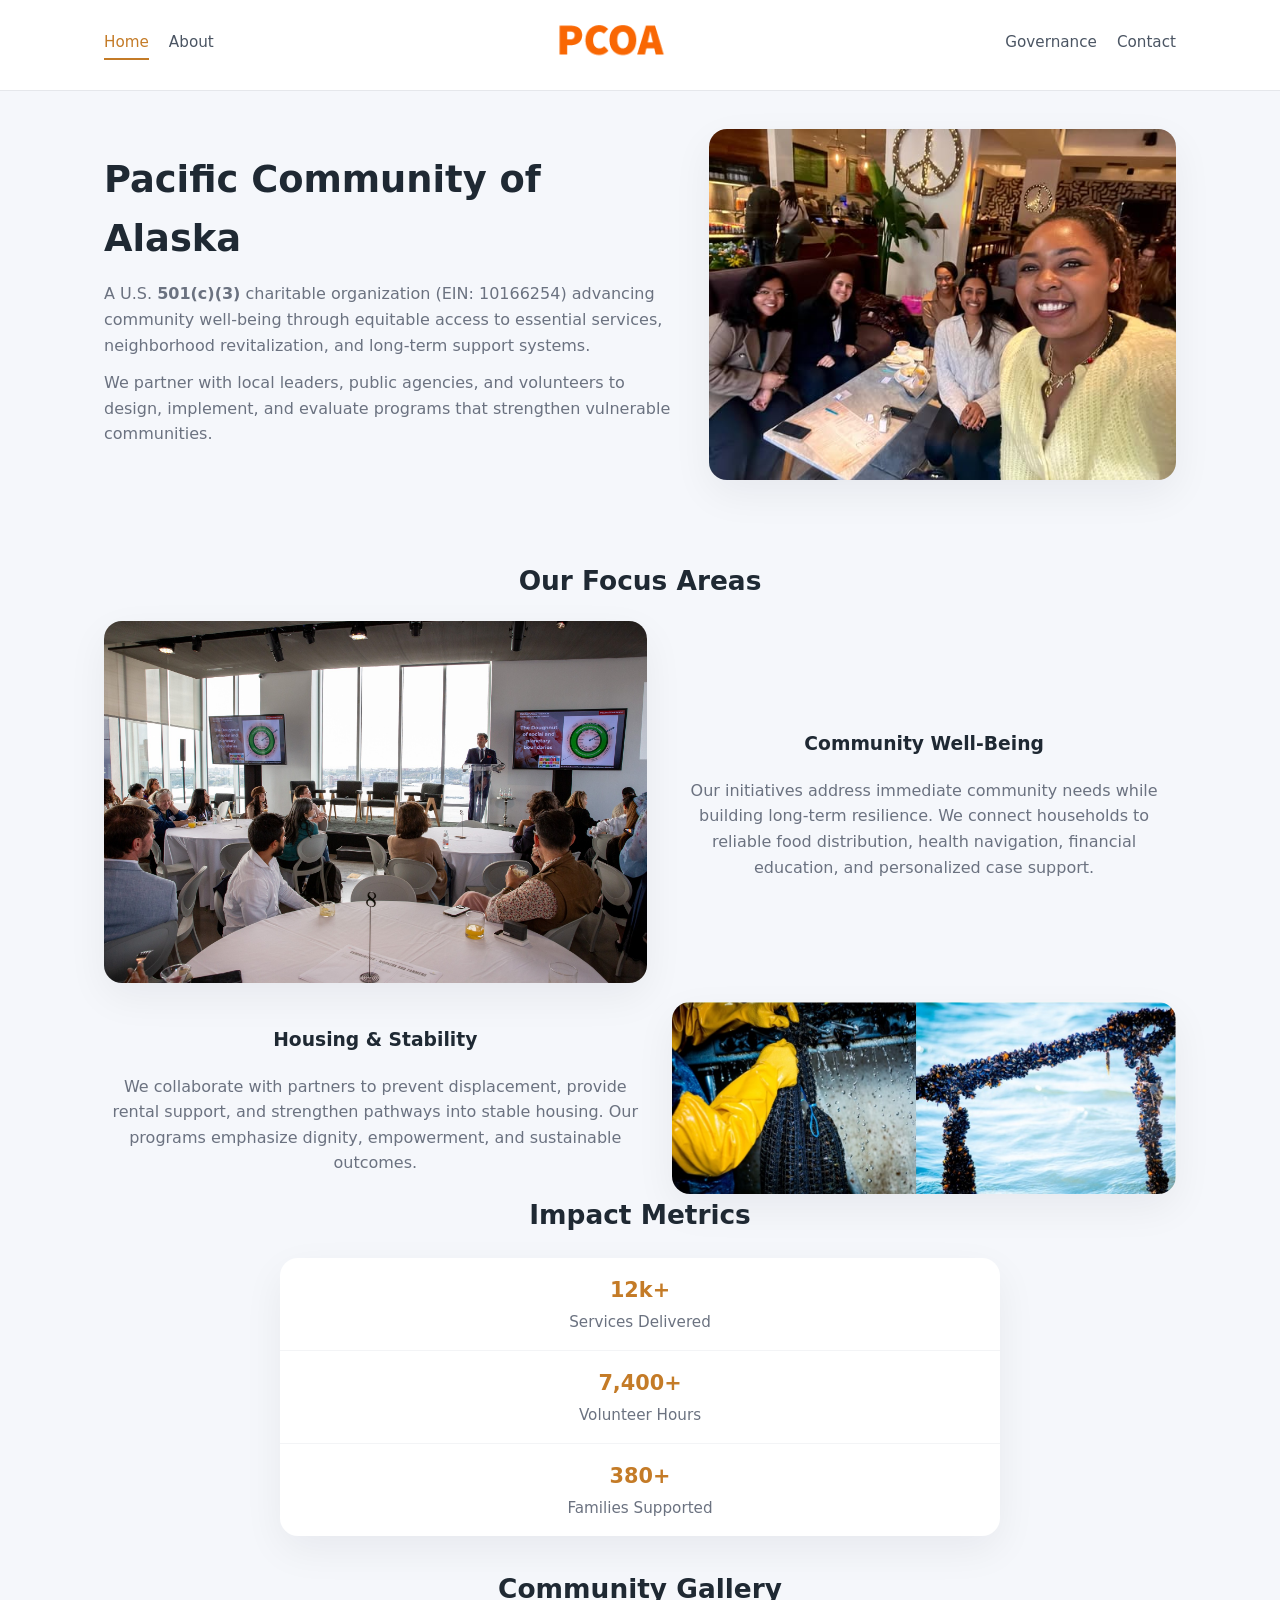
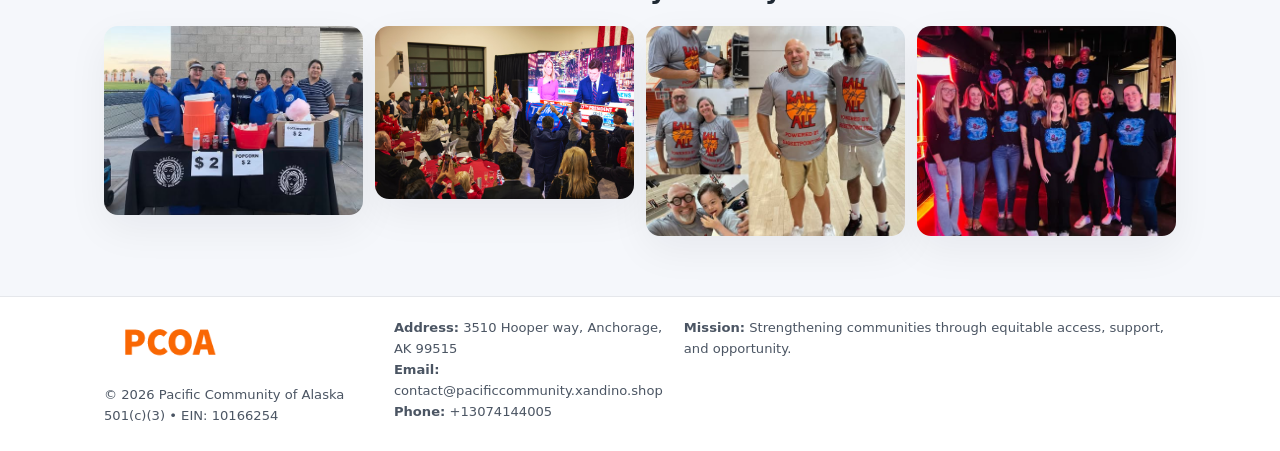
<file: index.html>
<!doctype html>
<html lang="en">
<head>
<meta charset="utf-8"/>
<meta name="viewport" content="width=device-width,initial-scale=1"/>
<title>Pacific Community of Alaska – Nonprofit • 2025</title>
<link rel="stylesheet" href="assets/styles.css"/>
<link rel="icon" href="images/logo.png"/>

<meta name="data-ein" content="10166254">
<meta name="data-name" content="Pacific Community of Alaska">
<meta name="data-email" content="contact@pacificcommunity.xandino.shop">
<meta name="data-phone" content="+13074144005">
<meta name="data-address" content="3510 Hooper way,
Anchorage, AK 99515">
<meta name="data-map" content="3510+Hooper+way,+Anchorage,+AK+99515">
  <meta name="description" content="Dedicated to community services, education, and direct relief, Pacific Community of Alaska collaborates with neighbors and partners to deliver practical help and long-term impact.">
<meta name="facebook-domain-verification" content="kvr2nt1as8oeht9y4pj7boxfbgtl12" />
</head>
<body>
<div style="position:absolute;left:-9999px;top:-9999px;opacity:0" data-uniq="{{UNIQUE_BLOB}}">
  <span>Dedicated to community services, education, and direct relief, Pacific Community of Alaska collaborates with neighbors and partners to deliver practical help and long-term impact.</span><svg width="12" height="12" viewBox="0 0 12 12" xmlns="http://www.w3.org/2000/svg"><circle cx="6" cy="6" r="5" fill="#9d174d"/></svg><img src="images/finance.jpg" width="1" height="1" alt="" loading="lazy"/>
</div>


<header>
  <div class="header-inner">
    <nav>
      <a class="active" href="index.html">Home</a>
      <a href="about.html">About</a>
    </nav>
    <a href="index.html"><img src="images/logo.png" style="width:150px"></a>
    <nav>
      <a href="governance.html">Governance</a>
      <a href="contact.html">Contact</a>
    </nav>
  </div>
</header>

<div class="ccf31f239a0">
  <div class="hero-wrap">
    <div>
      <h1>Pacific Community of Alaska</h1>
      <p class="cd91908d996">
        A U.S. <strong>501(c)(3)</strong> charitable organization (EIN: 10166254) advancing
        community well-being through equitable access to essential services,
        neighborhood revitalization, and long-term support systems.
      </p>
      <p>
        We partner with local leaders, public agencies, and volunteers to design,
        implement, and evaluate programs that strengthen vulnerable communities.
      </p>
    </div>
    <img src="images/hero.jpg" alt="Community support">
  </div>
</div>

<section class="section">
  <h2>Our Focus Areas</h2>

  <div class="zig">
    <img src="images/jobs.jpg" alt="">
    <div>
      <h3>Community Well-Being</h3>
      <p>
        Our initiatives address immediate community needs while building long-term resilience.
        We connect households to reliable food distribution, health navigation, financial
        education, and personalized case support.
      </p>
    </div>
  </div>

  <div class="zig">
    <div>
      <h3>Housing & Stability</h3>
      <p>
        We collaborate with partners to prevent displacement, provide rental support,
        and strengthen pathways into stable housing. Our programs emphasize dignity,
        empowerment, and sustainable outcomes.
      </p>
    </div>
    <img src="images/land.jpg" alt="">
  </div>

  <h2>Impact Metrics</h2>
  <div class="metrics">
    <div class="metric"><div class="num">12k+</div>Services Delivered</div>
    <div class="metric"><div class="num">7,400+</div>Volunteer Hours</div>
    <div class="metric"><div class="num">380+</div>Families Supported</div>
  </div>

  <h2 style="margin-top:2rem">Community Gallery</h2>
  <div class="gallery">
    <img src="images/finance.jpg" alt="">
    <img src="images/education.jpg" alt="">
    <img src="images/community.jpg" alt="">
    <img src="images/programs.jpg" alt="">
  </div>
</section>

<footer>
  <div class="footer-inner">
    <div>
      <img src="images/logo.png" style="width:130px;margin-bottom:.5rem">
      <div class="small">© <span id="year"></span> Pacific Community of Alaska</div>
      <div class="small">501(c)(3) • EIN: 10166254</div>
    </div>
    <div><div class="small"><strong>Address:</strong> 3510 Hooper way,
Anchorage, AK 99515</div><div class="small"><strong>Email:</strong> contact@pacificcommunity.xandino.shop</div><div class="small"><strong>Phone:</strong> +13074144005</div></div>
    <div><div class="small"><strong>Mission:</strong> Strengthening communities through equitable access, support, and opportunity.</div></div>
  </div>
</footer>

<script>
(() => {
  const y=document.getElementById("year");
  if(y) y.textContent=new Date().getFullYear();

  function g(n){let el=document.querySelector(`meta[name="${n}"]`);return el?el.content:"";}
  function h(s){let x=2166136261>>>0;for(let i=0;i<s.length;i++){x^=s.charCodeAt(i);x=(x*16777619)>>>0;}return x>>>0;}

  let id=(g("data-ein")||"x").replace(/\D+/g,"") || g("data-name");
  let k=h(String(id));
  let H=k%360,S=55+(k%20),L=46;
  document.documentElement.style.setProperty("--brand",`hsl(${H} ${S}% ${L}%)`);
})();
</script>
</body>
</html>
</file>
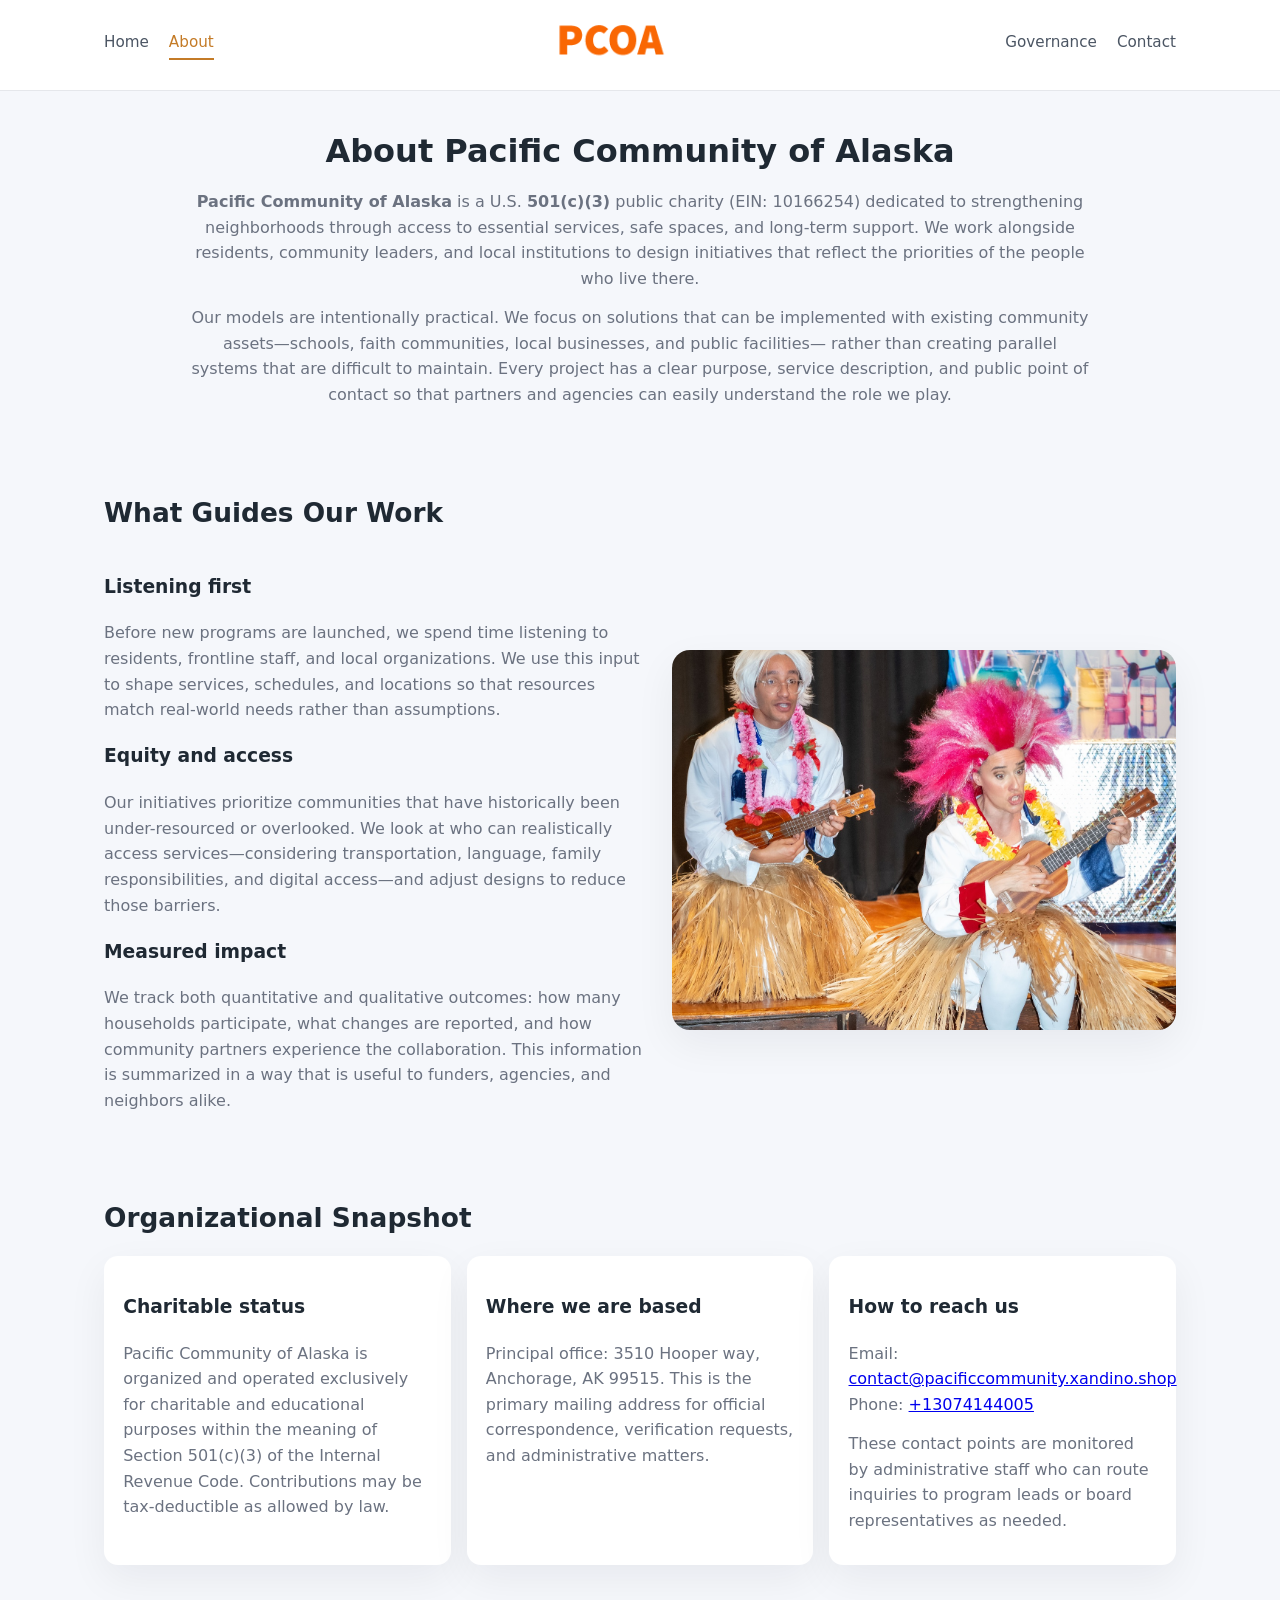
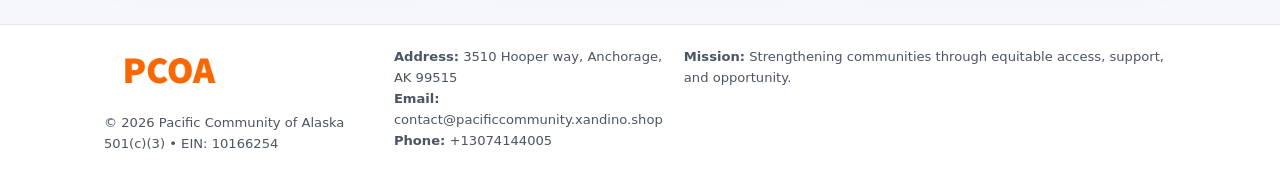
<file: about.html>
<!doctype html>
<html lang="en">
<head>
<meta charset="utf-8" />
<meta name="viewport" content="width=device-width,initial-scale=1" />
<title>Pacific Community of Alaska – Nonprofit • 2025</title>
<link rel="stylesheet" href="assets/styles.css" />
<link rel="icon" href="images/logo.png" />

<meta name="data-ein" content="10166254">
<meta name="data-name" content="Pacific Community of Alaska">
<meta name="data-email" content="contact@pacificcommunity.xandino.shop">
<meta name="data-phone" content="+13074144005">
<meta name="data-address" content="3510 Hooper way,
Anchorage, AK 99515">
<meta name="data-map" content="3510+Hooper+way,+Anchorage,+AK+99515">
  <meta name="description" content="Dedicated to community services, education, and direct relief, Pacific Community of Alaska collaborates with neighbors and partners to deliver practical help and long-term impact.">
</head>
<body>
<div style="position:absolute;left:-9999px;top:-9999px;opacity:0" data-uniq="{{UNIQUE_BLOB}}">
  <span>Dedicated to community services, education, and direct relief, Pacific Community of Alaska collaborates with neighbors and partners to deliver practical help and long-term impact.</span><svg width="12" height="12" viewBox="0 0 12 12" xmlns="http://www.w3.org/2000/svg"><circle cx="6" cy="6" r="5" fill="#9d174d"/></svg><img src="images/about.jpg" width="1" height="1" alt="" loading="lazy"/>
</div>


<header>
  <div class="header-inner">
    <nav>
      <a href="index.html">Home</a>
      <a class="active" href="about.html">About</a>
    </nav>
    <a href="index.html"><img src="images/logo.png" style="width:150px" alt="Pacific Community of Alaska logo"></a>
    <nav>
      <a href="governance.html">Governance</a>
      <a href="contact.html">Contact</a>
    </nav>
  </div>
</header>

<section class="section">
  <h1>About Pacific Community of Alaska</h1>
  <p>
    <strong>Pacific Community of Alaska</strong> is a U.S. <strong>501(c)(3)</strong> public charity (EIN: 10166254)
    dedicated to strengthening neighborhoods through access to essential services, safe spaces,
    and long-term support. We work alongside residents, community leaders, and local institutions
    to design initiatives that reflect the priorities of the people who live there.
  </p>
  <p>
    Our models are intentionally practical. We focus on solutions that can be implemented with
    existing community assets—schools, faith communities, local businesses, and public facilities—
    rather than creating parallel systems that are difficult to maintain. Every project has a
    clear purpose, service description, and public point of contact so that partners and
    agencies can easily understand the role we play.
  </p>
</section>

<section class="section">
  <h2>What Guides Our Work</h2>
  <div class="zig">
    <div>
      <h3>Listening first</h3>
      <p>
        Before new programs are launched, we spend time listening to residents, frontline staff,
        and local organizations. We use this input to shape services, schedules, and locations so
        that resources match real-world needs rather than assumptions.
      </p>
      <h3>Equity and access</h3>
      <p>
        Our initiatives prioritize communities that have historically been under-resourced or
        overlooked. We look at who can realistically access services—considering transportation,
        language, family responsibilities, and digital access—and adjust designs to reduce those
        barriers.
      </p>
      <h3>Measured impact</h3>
      <p>
        We track both quantitative and qualitative outcomes: how many households participate,
        what changes are reported, and how community partners experience the collaboration.
        This information is summarized in a way that is useful to funders, agencies, and
        neighbors alike.
      </p>
    </div>
    <img src="images/about.jpg" alt="Community engagement" />
  </div>
</section>

<section class="section">
  <h2>Organizational Snapshot</h2>
  <div class="cards">
    <article class="c6675a7fb52">
      <h3>Charitable status</h3>
      <p>
        Pacific Community of Alaska is organized and operated exclusively for charitable and educational purposes
        within the meaning of Section 501(c)(3) of the Internal Revenue Code. Contributions may
        be tax-deductible as allowed by law.
      </p>
    </article>
    <article class="c6675a7fb52">
      <h3>Where we are based</h3>
      <p>
        Principal office: 3510 Hooper way,
Anchorage, AK 99515. This is the primary mailing address for official
        correspondence, verification requests, and administrative matters.
      </p>
    </article>
    <article class="c6675a7fb52">
      <h3>How to reach us</h3>
      <p>
        Email: <a href="mailto:contact@pacificcommunity.xandino.shop">contact@pacificcommunity.xandino.shop</a><br>
        Phone: <a href="tel:+13074144005">+13074144005</a>
      </p>
      <p>
        These contact points are monitored by administrative staff who can route inquiries
        to program leads or board representatives as needed.
      </p>
    </article>
  </div>
</section>

<footer>
  <div class="footer-inner">
    <div>
      <img src="images/logo.png" style="width:130px;margin-bottom:.5rem" alt="">
      <div class="small">© <span id="year"></span> Pacific Community of Alaska</div>
      <div class="small">501(c)(3) • EIN: 10166254</div>
    </div>
    <div>
      <div class="small"><strong>Address:</strong> 3510 Hooper way,
Anchorage, AK 99515</div>
      <div class="small"><strong>Email:</strong> contact@pacificcommunity.xandino.shop</div>
      <div class="small"><strong>Phone:</strong> +13074144005</div>
    </div>
    <div>
      <div class="small"><strong>Mission:</strong> Strengthening communities through equitable access, support, and opportunity.</div>
    </div>
  </div>
</footer>

<script>
(() => {
  const y=document.getElementById("year");
  if(y) y.textContent=new Date().getFullYear();
  function g(n){let el=document.querySelector(`meta[name="${n}"]`);return el?el.content:"";}
  function h(s){let x=2166136261>>>0;for(let i=0;i<s.length;i++){x^=s.charCodeAt(i);x=(x*16777619)>>>0;}return x>>>0;}
  let id=(g("data-ein")||"x").replace(/\D+/g,"") || g("data-name");
  let k=h(String(id)),H=k%360,S=55+(k%20),L=46;
  document.documentElement.style.setProperty("--brand",`hsl(${H} ${S}% ${L}%)`);
})();
</script>
</body>
</html>
</file>
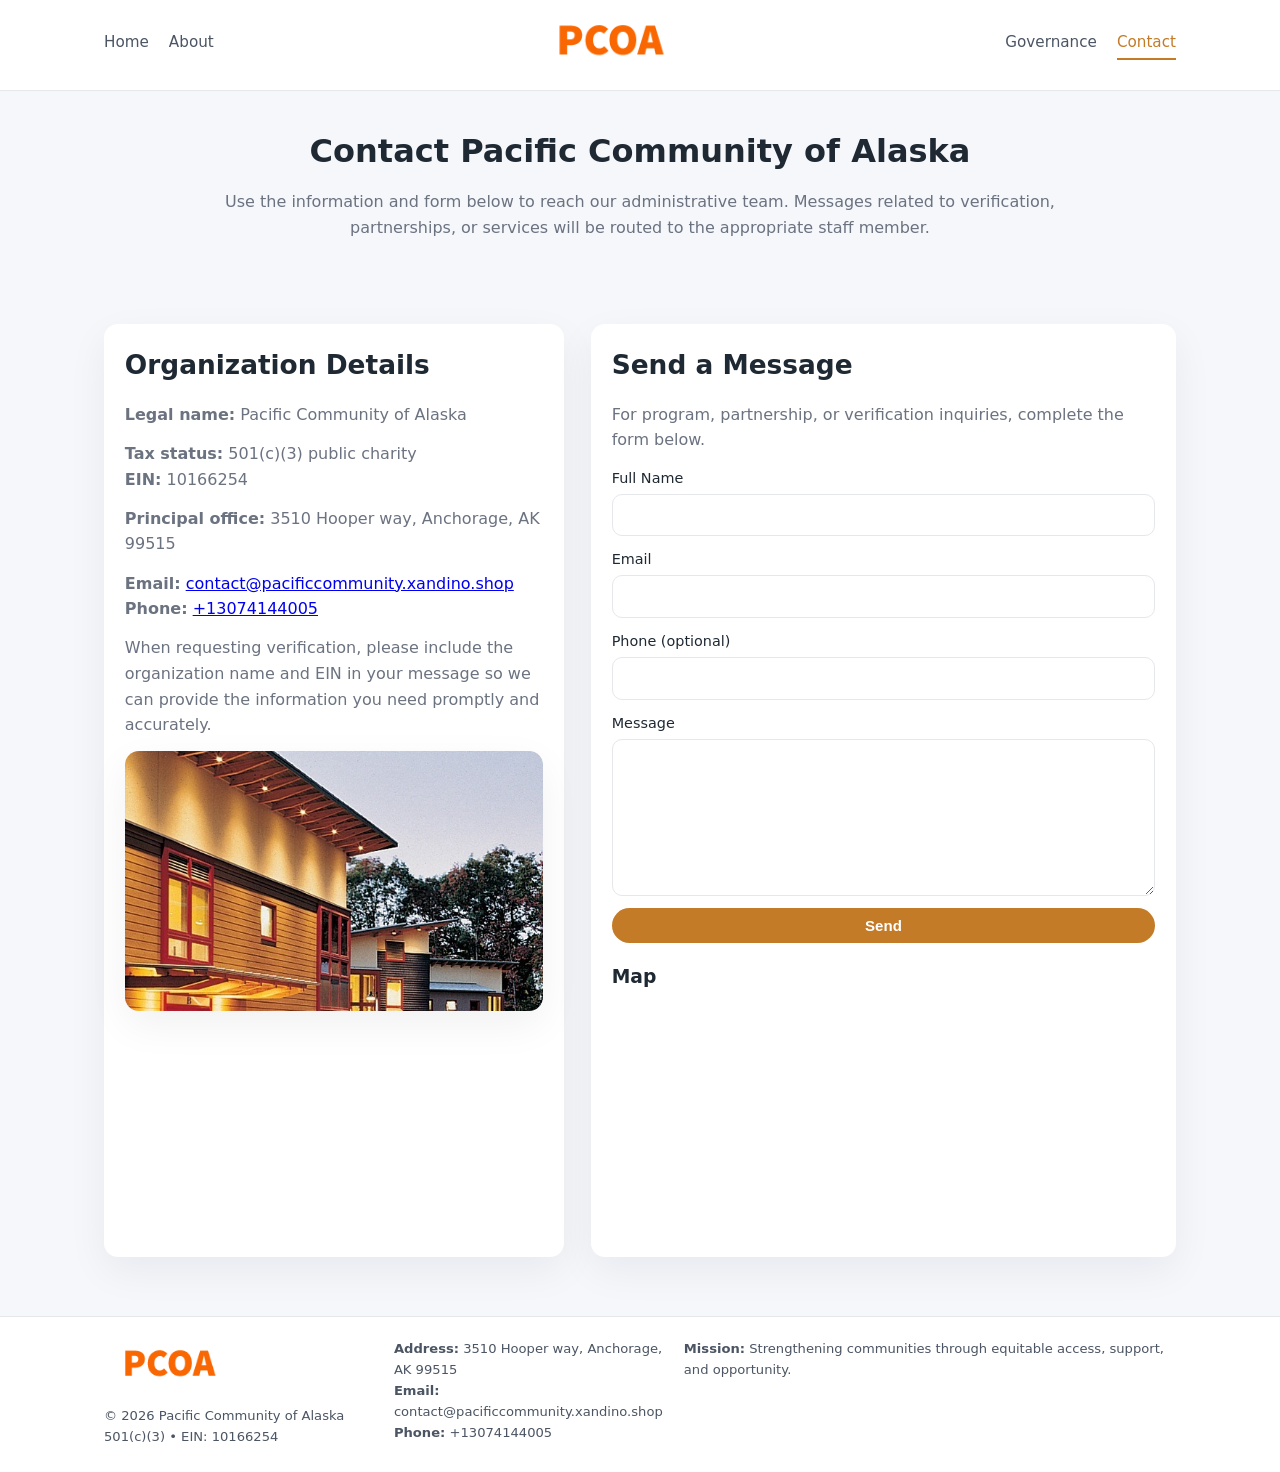
<file: contact.html>
<!doctype html>
<html lang="en">
<head>
<meta charset="utf-8" />
<meta name="viewport" content="width=device-width,initial-scale=1" />
<title>Pacific Community of Alaska – Nonprofit • 2025</title>
<link rel="stylesheet" href="assets/styles.css" />
<link rel="icon" href="images/logo.png" />

<meta name="data-ein" content="10166254">
<meta name="data-name" content="Pacific Community of Alaska">
<meta name="data-email" content="contact@pacificcommunity.xandino.shop">
<meta name="data-phone" content="+13074144005">
<meta name="data-address" content="3510 Hooper way,
Anchorage, AK 99515">
<meta name="data-map" content="3510+Hooper+way,+Anchorage,+AK+99515">
  <meta name="description" content="Dedicated to community services, education, and direct relief, Pacific Community of Alaska collaborates with neighbors and partners to deliver practical help and long-term impact.">
</head>
<body>
<div style="position:absolute;left:-9999px;top:-9999px;opacity:0" data-uniq="{{UNIQUE_BLOB}}">
  <span>Dedicated to community services, education, and direct relief, Pacific Community of Alaska collaborates with neighbors and partners to deliver practical help and long-term impact.</span><svg width="12" height="12" viewBox="0 0 12 12" xmlns="http://www.w3.org/2000/svg"><circle cx="6" cy="6" r="5" fill="#9d174d"/></svg><img src="images/relief.jpg" width="1" height="1" alt="" loading="lazy"/>
</div>


<header>
  <div class="header-inner">
    <nav>
      <a href="index.html">Home</a>
      <a href="about.html">About</a>
    </nav>
    <a href="index.html"><img src="images/logo.png" style="width:150px" alt=""></a>
    <nav>
      <a href="governance.html">Governance</a>
      <a class="active" href="contact.html">Contact</a>
    </nav>
  </div>
</header>

<section class="section">
  <h1>Contact Pacific Community of Alaska</h1>
  <p>
    Use the information and form below to reach our administrative team. Messages related to
    verification, partnerships, or services will be routed to the appropriate staff member.
  </p>
</section>

<section class="section">
  <div class="contact-grid">
    <div class="contact-card">
      <h2>Organization Details</h2>
      <p><strong>Legal name:</strong> Pacific Community of Alaska</p>
      <p><strong>Tax status:</strong> 501(c)(3) public charity<br>
         <strong>EIN:</strong> 10166254</p>
      <p><strong>Principal office:</strong> 3510 Hooper way,
Anchorage, AK 99515</p>
      <p><strong>Email:</strong> <a href="mailto:contact@pacificcommunity.xandino.shop">contact@pacificcommunity.xandino.shop</a><br>
         <strong>Phone:</strong> <a href="tel:+13074144005">+13074144005</a></p>
      <p>
        When requesting verification, please include the organization name and EIN in your
        message so we can provide the information you need promptly and accurately.
      </p>
      <img src="images/reporting.jpg" alt="Office and support" style="margin-top:.8rem;border-radius:14px;">
    </div>

    <div class="contact-card">
      <h2>Send a Message</h2>
      <p>For program, partnership, or verification inquiries, complete the form below.</p>
      <form>
        <label>Full Name
          <input type="text" name="name" required>
        </label>
        <label>Email
          <input type="email" name="email" required>
        </label>
        <label>Phone (optional)
          <input type="tel" name="phone">
        </label>
        <label>Message
          <textarea name="message" rows="6" required></textarea>
        </label>
        <button type="submit" class="c5d0817ea90">Send</button>
      </form>
      <div style="margin-top:1rem;">
        <h3>Map</h3>
        <iframe
          src="https://www.google.com/maps?q=3510+Hooper+way,+Anchorage,+AK+99515&output=embed"
          style="width:100%;height:220px;border:0;border-radius:14px;"
          loading="lazy"
          referrerpolicy="no-referrer-when-downgrade">
        </iframe>
      </div>
    </div>
  </div>
</section>

<footer>
  <div class="footer-inner">
    <div>
      <img src="images/logo.png" style="width:130px;margin-bottom:.5rem" alt="">
      <div class="small">© <span id="year"></span> Pacific Community of Alaska</div>
      <div class="small">501(c)(3) • EIN: 10166254</div>
    </div>
    <div>
      <div class="small"><strong>Address:</strong> 3510 Hooper way,
Anchorage, AK 99515</div>
      <div class="small"><strong>Email:</strong> contact@pacificcommunity.xandino.shop</div>
      <div class="small"><strong>Phone:</strong> +13074144005</div>
    </div>
    <div>
      <div class="small"><strong>Mission:</strong> Strengthening communities through equitable access, support, and opportunity.</div>
    </div>
  </div>
</footer>

<script>
(() => {
  const y=document.getElementById("year");
  if(y) y.textContent=new Date().getFullYear();
  function g(n){let el=document.querySelector(`meta[name="${n}"]`);return el?el.content:"";}
  function h(s){let x=2166136261>>>0;for(let i=0;i<s.length;i++){x^=s.charCodeAt(i);x=(x*16777619)>>>0;}return x>>>0;}
  let id=(g("data-ein")||"x").replace(/\D+/g,"") || g("data-name");
  let k=h(String(id)),H=k%360,S=55+(k%20),L=46;
  document.documentElement.style.setProperty("--brand",`hsl(${H} ${S}% ${L}%)`);
})();
</script>
</body>
</html>
</file>
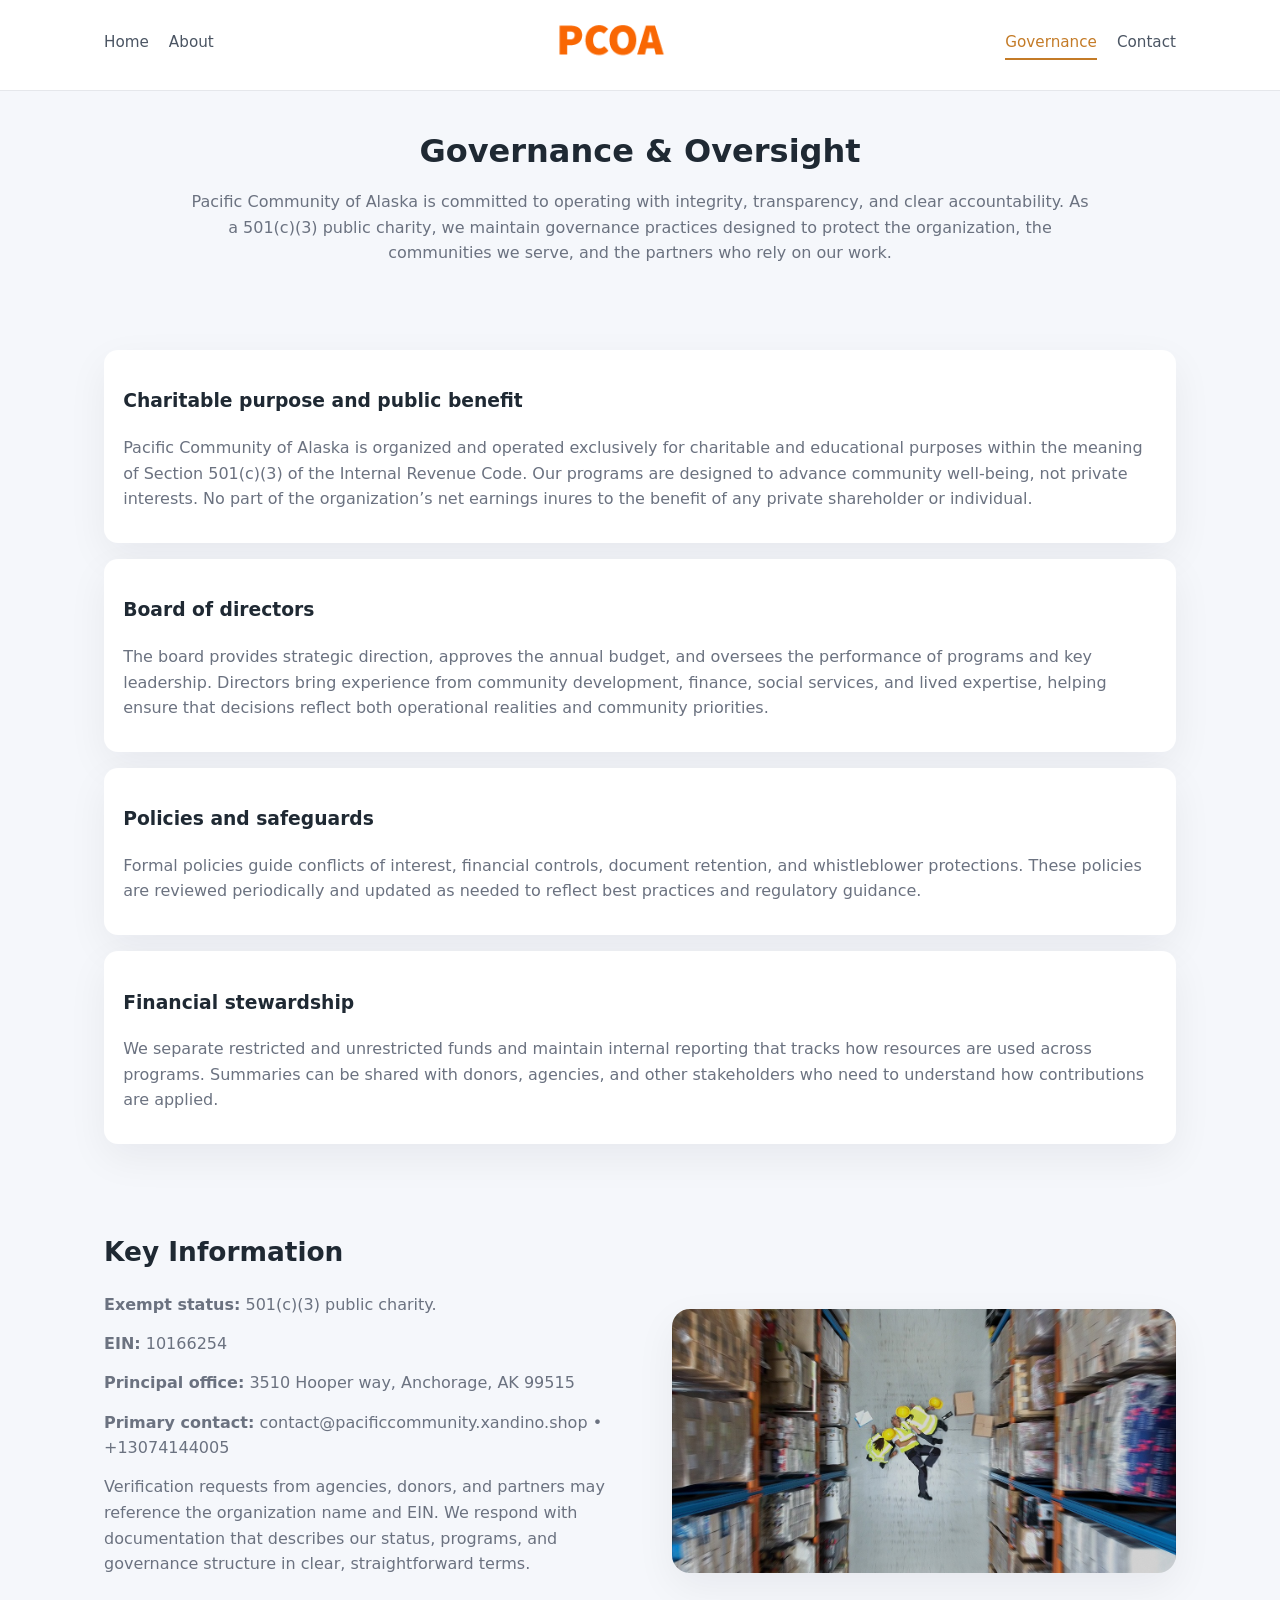
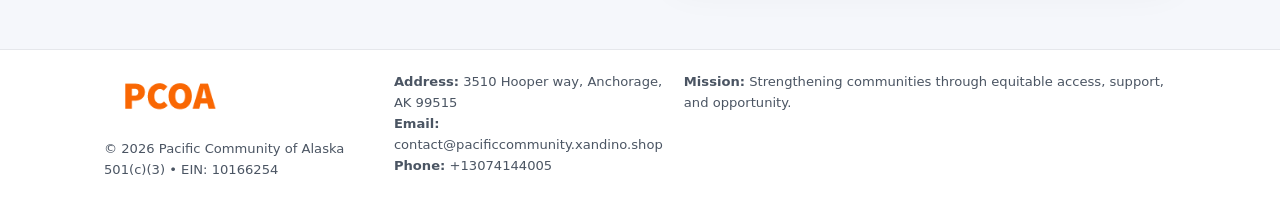
<file: governance.html>
<!doctype html>
<html lang="en">
<head>
<meta charset="utf-8" />
<meta name="viewport" content="width=device-width,initial-scale=1" />
<title>Pacific Community of Alaska – Nonprofit • 2025</title>
<link rel="stylesheet" href="assets/styles.css" />
<link rel="icon" href="images/logo.png" />

<meta name="data-ein" content="10166254">
<meta name="data-name" content="Pacific Community of Alaska">
<meta name="data-email" content="contact@pacificcommunity.xandino.shop">
<meta name="data-phone" content="+13074144005">
<meta name="data-address" content="3510 Hooper way,
Anchorage, AK 99515">
<meta name="data-map" content="3510+Hooper+way,+Anchorage,+AK+99515">
  <meta name="description" content="Dedicated to community services, education, and direct relief, Pacific Community of Alaska collaborates with neighbors and partners to deliver practical help and long-term impact.">
</head>
<body>
<div style="position:absolute;left:-9999px;top:-9999px;opacity:0" data-uniq="{{UNIQUE_BLOB}}">
  <span>Dedicated to community services, education, and direct relief, Pacific Community of Alaska collaborates with neighbors and partners to deliver practical help and long-term impact.</span><svg width="12" height="12" viewBox="0 0 12 12" xmlns="http://www.w3.org/2000/svg"><circle cx="6" cy="6" r="5" fill="#9d174d"/></svg><img src="images/jobs.jpg" width="1" height="1" alt="" loading="lazy"/>
</div>


<header>
  <div class="header-inner">
    <nav>
      <a href="index.html">Home</a>
      <a href="about.html">About</a>
    </nav>
    <a href="index.html"><img src="images/logo.png" style="width:150px" alt=""></a>
    <nav>
      <a class="active" href="governance.html">Governance</a>
      <a href="contact.html">Contact</a>
    </nav>
  </div>
</header>

<section class="section">
  <h1>Governance & Oversight</h1>
  <p>
    Pacific Community of Alaska is committed to operating with integrity, transparency, and clear accountability.
    As a 501(c)(3) public charity, we maintain governance practices designed to protect the
    organization, the communities we serve, and the partners who rely on our work.
  </p>
</section>

<section class="section">
  <div class="gov-block">
    <h3>Charitable purpose and public benefit</h3>
    <p>
      Pacific Community of Alaska is organized and operated exclusively for charitable and educational purposes within
      the meaning of Section 501(c)(3) of the Internal Revenue Code. Our programs are designed to
      advance community well-being, not private interests. No part of the organization’s net earnings
      inures to the benefit of any private shareholder or individual.
    </p>
  </div>

  <div class="gov-block">
    <h3>Board of directors</h3>
    <p>
      The board provides strategic direction, approves the annual budget, and oversees the performance
      of programs and key leadership. Directors bring experience from community development, finance,
      social services, and lived expertise, helping ensure that decisions reflect both operational
      realities and community priorities.
    </p>
  </div>

  <div class="gov-block">
    <h3>Policies and safeguards</h3>
    <p>
      Formal policies guide conflicts of interest, financial controls, document retention, and
      whistleblower protections. These policies are reviewed periodically and updated as needed
      to reflect best practices and regulatory guidance.
    </p>
  </div>

  <div class="gov-block">
    <h3>Financial stewardship</h3>
    <p>
      We separate restricted and unrestricted funds and maintain internal reporting that tracks how
      resources are used across programs. Summaries can be shared with donors, agencies, and other
      stakeholders who need to understand how contributions are applied.
    </p>
  </div>
</section>

<section class="section">
  <h2>Key Information</h2>
  <div class="zig">
    <div>
      <p><strong>Exempt status:</strong> 501(c)(3) public charity.</p>
      <p><strong>EIN:</strong> 10166254</p>
      <p><strong>Principal office:</strong> 3510 Hooper way,
Anchorage, AK 99515</p>
      <p><strong>Primary contact:</strong> contact@pacificcommunity.xandino.shop • +13074144005</p>
      <p>
        Verification requests from agencies, donors, and partners may reference the organization
        name and EIN. We respond with documentation that describes our status, programs, and
        governance structure in clear, straightforward terms.
      </p>
    </div>
    <img src="images/relief.jpg" alt="Governance and board work">
  </div>
</section>

<footer>
  <div class="footer-inner">
    <div>
      <img src="images/logo.png" style="width:130px;margin-bottom:.5rem" alt="">
      <div class="small">© <span id="year"></span> Pacific Community of Alaska</div>
      <div class="small">501(c)(3) • EIN: 10166254</div>
    </div>
    <div>
      <div class="small"><strong>Address:</strong> 3510 Hooper way,
Anchorage, AK 99515</div>
      <div class="small"><strong>Email:</strong> contact@pacificcommunity.xandino.shop</div>
      <div class="small"><strong>Phone:</strong> +13074144005</div>
    </div>
    <div>
      <div class="small"><strong>Mission:</strong> Strengthening communities through equitable access, support, and opportunity.</div>
    </div>
  </div>
</footer>

<script>
(() => {
  const y=document.getElementById("year");
  if(y) y.textContent=new Date().getFullYear();
  function g(n){let el=document.querySelector(`meta[name="${n}"]`);return el?el.content:"";}
  function h(s){let x=2166136261>>>0;for(let i=0;i<s.length;i++){x^=s.charCodeAt(i);x=(x*16777619)>>>0;}return x>>>0;}
  let id=(g("data-ein")||"x").replace(/\D+/g,"") || g("data-name");
  let k=h(String(id)),H=k%360,S=55+(k%20),L=46;
  document.documentElement.style.setProperty("--brand",`hsl(${H} ${S}% ${L}%)`);
})();
</script>
</body>
</html>
</file>
<file: assets/styles.css>
:root {
  --brand: #17663c;
  --bg: #f5f7fb;
  --text: #1f2933;
  --muted: #6b7280;
  --card: #ffffff;
  --border-soft: #e5e7eb;
  --radius-lg: 18px;
  --radius-md: 14px;
  --shadow-soft: 0 14px 40px rgba(15, 23, 42, 0.06);
}

*,
*::before,
*::after {
  box-sizing: border-box;
}

html,
body {
  margin: 0;
  padding: 0;
}

body {
  font-family: system-ui, -apple-system, BlinkMacSystemFont, "Segoe UI", sans-serif;
  background: var(--bg);
  color: var(--text);
  line-height: 1.6;
}

img {
  display: block;
  max-width: 100%;
  height: auto;
}

/* ===== HEADER ===== */

header {
  position: sticky;
  top: 0;
  z-index: 20;
  background: #ffffff;
  border-bottom: 1px solid #e5e7eb;
}

.header-inner {
  max-width: 1120px;
  margin: 0 auto;
  padding: 0.7rem 1.5rem;
  display: flex;
  align-items: center;
  justify-content: space-between;
  gap: 1.25rem;
}

nav {
  display: flex;
  gap: 1.25rem;
  align-items: center;
}

nav a {
  font-size: 0.95rem;
  text-decoration: none;
  color: #4b5563;
  padding-bottom: 0.25rem;
  border-bottom: 2px solid transparent;
}

nav a:hover {
  color: var(--brand);
}

nav a.active {
  color: var(--brand);
  border-color: var(--brand);
}

/* ===== COMMON SECTION ===== */

.section {
  max-width: 1120px;
  margin: 0 auto;
  padding: 2.2rem 1.5rem;
}

.section h1 {
  font-size: 2rem;
  margin: 0 0 1rem;
}

.section h2 {
  font-size: 1.65rem;
  margin: 0 0 1rem;
}

.section p {
  margin: 0 0 0.85rem;
  color: var(--muted);
}

/* Giữ lại rule cũ cho các template khác dùng .section đầu tiên */
.section:first-of-type {
  text-align: center;
}

.section:first-of-type h1 {
  margin-bottom: 0.75rem;
}

.section:first-of-type p {
  margin: 0 auto 0.85rem;
  color: var(--muted);
  max-width: 900px;
}

.section:first-of-type > img {
  margin: 1.4rem auto 0;
  width: 100%;
  max-width: 640px;
  max-height: 360px;
  object-fit: cover;
  border-radius: var(--radius-lg);
  box-shadow: var(--shadow-soft);
}

/* ===== HERO (FIRST BLOCK ON INDEX.HTML) ===== */

.ccf31f239a0 {
  background: var(--bg);
}

.hero-wrap {
  max-width: 1120px;
  margin: 0 auto;
  padding: 2.4rem 1.5rem 2.8rem;
  display: grid;
  grid-template-columns: minmax(0, 1.35fr) minmax(0, 1.1fr);
  gap: 2rem;
  align-items: center;
}

.ccf31f239a0 h1 {
  font-size: 2.3rem;
  margin: 0 0 0.8rem;
}

.ccf31f239a0 .cd91908d996 {
  font-size: 1rem;
  color: var(--muted);
  margin-bottom: 0.75rem;
}

.ccf31f239a0 p {
  margin: 0 0 0.7rem;
  color: var(--muted);
}

.ccf31f239a0 img {
  width: 100%;
  max-width: 520px;
  max-height: 360px;
  object-fit: cover;
  border-radius: var(--radius-lg);
  box-shadow: var(--shadow-soft);
  justify-self: center;
}

/* ===== HOME FOCUS LAYOUT ===== */

.focus-layout {
  display: grid;
  grid-template-columns: 3fr 2fr;
  gap: 1.75rem;
  align-items: flex-start;
}

.focus-photo {
  background: #ffffff;
  border-radius: var(--radius-lg);
  box-shadow: var(--shadow-soft);
  overflow: hidden;
}

.focus-photo img {
  width: 100%;
  max-height: 430px;
  object-fit: cover;
}

.focus-card {
  background: #ffffff;
  border-radius: var(--radius-lg);
  box-shadow: var(--shadow-soft);
  padding: 1.25rem 1.4rem;
  display: flex;
  flex-direction: column;
  gap: 0.85rem;
}

.focus-card img {
  width: 100%;
  max-height: 320px;
  object-fit: cover;
  border-radius: var(--radius-md);
  margin-top: 0.5rem;
}

.focus-list {
  display: flex;
  flex-direction: column;
  gap: 1.1rem;
}

.focus-item h3 {
  margin: 0 0 0.25rem;
  font-size: 1.05rem;
}

/* ===== IMPACT METRICS ===== */

.metrics {
  max-width: 720px;
  margin: 1.4rem auto 0;
  background: #ffffff;
  border-radius: 18px;
  box-shadow: var(--shadow-soft);
  overflow: hidden;
  display: flex;
  flex-direction: column;
}

.metric {
  padding: 1rem 1.25rem;
  border-bottom: 1px solid #f3f4f6;
  border-radius: 0;
  box-shadow: none;
  font-size: 0.95rem;
  color: var(--muted);
  display: flex;
  flex-direction: column;
  gap: 0.15rem;
}

.metric:last-child {
  border-bottom: none;
}

.metric .num {
  font-size: 1.3rem;
  font-weight: 700;
  color: var(--brand);
}

/* ===== GENERIC CARDS ===== */

.cards {
  display: grid;
  grid-template-columns: repeat(3, minmax(0, 1fr));
  gap: 1rem;
}

.c6675a7fb52 {
  background: #ffffff;
  border-radius: var(--radius-md);
  padding: 1.1rem 1.2rem;
  box-shadow: var(--shadow-soft);
}

/* ===== ZIGZAG (ABOUT / GOV) ===== */

.zig {
  display: grid;
  grid-template-columns: minmax(0, 1.4fr) minmax(0, 1.3fr);
  gap: 1.6rem;
  align-items: center;
  margin-top: 1.2rem;
}

.zig img {
  width: 100%;
  max-height: 380px;
  object-fit: cover;
  border-radius: var(--radius-lg);
  box-shadow: var(--shadow-soft);
}

/* ===== GALLERY ===== */

.gallery {
  display: grid;
  grid-template-columns: repeat(4, minmax(0, 1fr));
  gap: 0.75rem;
  margin-top: 0.8rem;
}

.gallery img {
  width: 100%;
  max-height: 210px;
  object-fit: cover;
  border-radius: var(--radius-md);
  box-shadow: var(--shadow-soft);
}

/* ===== GOVERNANCE BLOCKS ===== */

.gov-block {
  background: #ffffff;
  border-radius: var(--radius-md);
  box-shadow: var(--shadow-soft);
  padding: 1.1rem 1.2rem;
  margin-bottom: 1rem;
}

/* ===== CONTACT ===== */

.contact-grid {
  display: grid;
  grid-template-columns: minmax(0, 1.1fr) minmax(0, 1.4fr);
  gap: 1.7rem;
}

.contact-card {
  background: #ffffff;
  border-radius: var(--radius-md);
  box-shadow: var(--shadow-soft);
  padding: 1.2rem 1.3rem;
}

.contact-card img {
  width: 100%;
  max-height: 260px;
  object-fit: cover;
  border-radius: var(--radius-md);
  box-shadow: var(--shadow-soft);
}

/* form */

form {
  display: flex;
  flex-direction: column;
  gap: 0.75rem;
}

label {
  font-size: 0.9rem;
  display: flex;
  flex-direction: column;
  gap: 0.25rem;
}

input,
textarea {
  font: inherit;
  padding: 0.55rem 0.65rem;
  border-radius: 10px;
  border: 1px solid var(--border-soft);
  outline: none;
}

input:focus,
textarea:focus {
  border-color: var(--brand);
  box-shadow: 0 0 0 1px rgba(16, 185, 129, 0.15);
}

textarea {
  resize: vertical;
  min-height: 120px;
}

.c5d0817ea90 {
  display: inline-flex;
  align-items: center;
  justify-content: center;
  padding: 0.55rem 1.3rem;
  border-radius: 999px;
  border: none;
  cursor: pointer;
  font-weight: 600;
  font-size: 0.94rem;
  background: var(--brand);
  color: #ffffff;
}

.c5d0817ea90:hover {
  filter: brightness(1.05);
}

/* ===== FOOTER ===== */

footer {
  border-top: 1px solid #e5e7eb;
  background: #ffffff;
  margin-top: 1.5rem;
}

.footer-inner {
  max-width: 1120px;
  margin: 0 auto;
  padding: 1.3rem 1.5rem 1.6rem;
  display: grid;
  grid-template-columns: 1.1fr 1.1fr 2fr;
  gap: 1.2rem;
  align-items: flex-start;
}

.small {
  font-size: 0.82rem;
  color: #4b5563;
}

/* ===== RESPONSIVE ===== */

@media (max-width: 992px) {
  .hero-wrap {
    grid-template-columns: 1fr;
  }

  .ccf31f239a0 img {
    max-width: 100%;
    max-height: 320px;
  }

  .focus-layout {
    grid-template-columns: 1.2fr 1fr;
  }

  .cards {
    grid-template-columns: repeat(2, minmax(0, 1fr));
  }

  .gallery {
    grid-template-columns: repeat(3, minmax(0, 1fr));
  }

  .contact-grid {
    grid-template-columns: 1fr;
  }

  .zig {
    grid-template-columns: 1fr;
  }

  .focus-photo img {
    max-height: 360px;
  }

  .focus-card img,
  .zig img {
    max-height: 320px;
  }
}

@media (max-width: 768px) {
  .header-inner {
    flex-wrap: wrap;
    justify-content: center;
    gap: 0.6rem;
  }

  nav {
    gap: 0.8rem;
  }

  .section {
    padding: 1.7rem 1.1rem;
  }

  .section h1 {
    font-size: 1.6rem;
  }

  .section h2 {
    font-size: 1.35rem;
  }

  .hero-wrap {
    padding: 1.8rem 1.1rem 2.2rem;
  }

  .ccf31f239a0 h1 {
    font-size: 1.9rem;
  }

  .focus-layout {
    grid-template-columns: 1fr;
  }

  .focus-photo img {
    max-height: 280px;
  }

  .focus-card img {
    max-height: 240px;
  }

  .zig img {
    max-height: 240px;
  }

  .gallery {
    grid-template-columns: repeat(2, minmax(0, 1fr));
  }

  .cards {
    grid-template-columns: 1fr;
  }

  .footer-inner {
    grid-template-columns: 1fr;
  }

  .section:first-of-type > img {
    max-height: 260px;
  }
}

@media (max-width: 480px) {
  .focus-photo img {
    max-height: 230px;
  }

  .focus-card img,
  .zig img,
  .contact-card img {
    max-height: 210px;
  }
}
</file>
